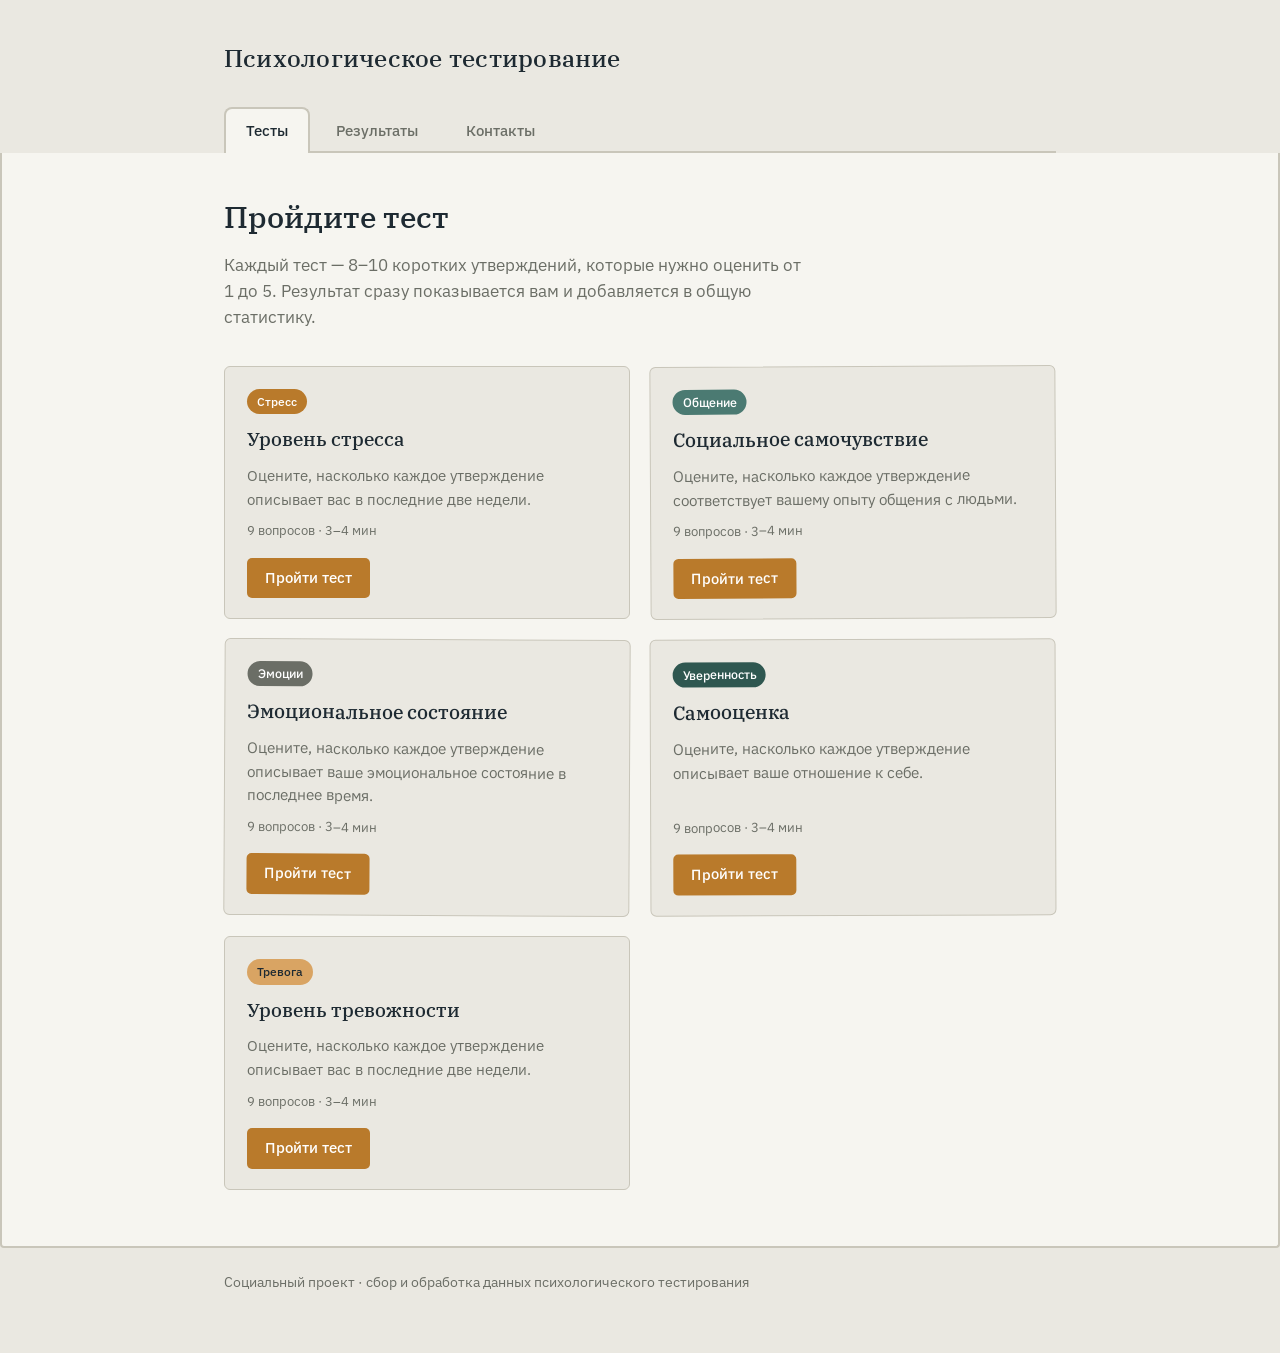
<file: index.html>
<!DOCTYPE html>
<html lang="ru">
<head>
<meta charset="UTF-8">
<meta name="viewport" content="width=device-width, initial-scale=1.0">
<title>Тесты — Психологическое тестирование</title>
<link rel="preconnect" href="https://fonts.googleapis.com">
<link href="https://fonts.googleapis.com/css2?family=IBM+Plex+Serif:wght@500;600&family=IBM+Plex+Sans:wght@400;500&display=swap" rel="stylesheet">
<link rel="stylesheet" href="css/style.css">
</head>
<body>

<header class="site-header">
  <div class="wrap">
    <div class="site-title"><a href="index.html">Психологическое тестирование</a></div>
    <nav class="tabs">
      <a href="index.html" class="active">Тесты</a>
      <a href="results.html">Результаты</a>
      <a href="contacts.html">Контакты</a>
    </nav>
  </div>
</header>

<main>
  <div class="wrap">
    <h1>Пройдите тест</h1>
    <p class="lede">Каждый тест — 8–10 коротких утверждений, которые нужно оценить от 1 до 5. Результат сразу показывается вам и добавляется в общую статистику.</p>

    <div class="test-grid" id="test-list">
      <!-- Карточки тестов подставляются через js/main.js -->
    </div>
  </div>
</main>

<footer>Социальный проект · сбор и обработка данных психологического тестирования</footer>

<script src="js/main.js"></script>
</body>
</html>
</file>
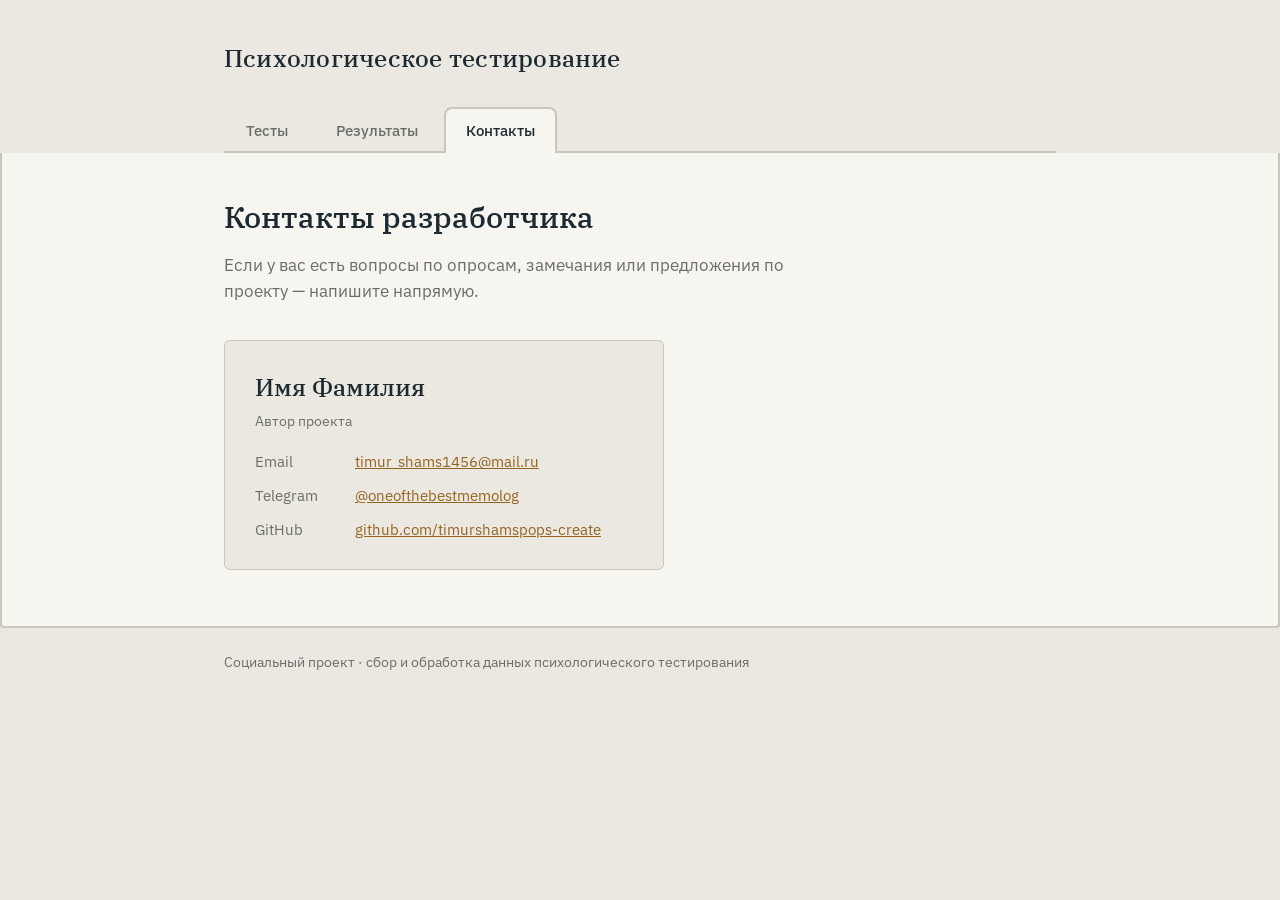
<file: contacts.html>
<!DOCTYPE html>
<html lang="ru">
<head>
<meta charset="UTF-8">
<meta name="viewport" content="width=device-width, initial-scale=1.0">
<title>Контакты — Психологическое тестирование</title>
<link rel="preconnect" href="https://fonts.googleapis.com">
<link href="https://fonts.googleapis.com/css2?family=IBM+Plex+Serif:wght@500;600&family=IBM+Plex+Sans:wght@400;500&display=swap" rel="stylesheet">
<link rel="stylesheet" href="css/style.css">
</head>
<body>

<header class="site-header">
  <div class="wrap">
    <div class="site-title"><a href="index.html">Психологическое тестирование</a></div>
    <nav class="tabs">
      <a href="index.html">Тесты</a>
      <a href="results.html">Результаты</a>
      <a href="contacts.html" class="active">Контакты</a>
    </nav>
  </div>
</header>

<main>
  <div class="wrap">
    <h1>Контакты разработчика</h1>
    <p class="lede">Если у вас есть вопросы по опросам, замечания или предложения по проекту — напишите напрямую.</p>

    <div class="contact-card">
      <h2>Имя Фамилия</h2>
      <div class="role">Автор проекта</div>
      <ul class="contact-list">
        <li><span class="k">Email</span><a href="mailto:timur_shams1456@mail.ru">timur_shams1456@mail.ru</a></li>
        <li><span class="k">Telegram</span><a href="https://t.me/oneofthebestmemolog" target="_blank" rel="noopener">@oneofthebestmemolog</a></li>
        <li><span class="k">GitHub</span><a href="https://github.com/timurshamspops-create" target="_blank" rel="noopener">github.com/timurshamspops-create</a></li>
      </ul>
    </div>
  </div>
</main>

<footer>Социальный проект · сбор и обработка данных психологического тестирования</footer>

</body>
</html>
</file>
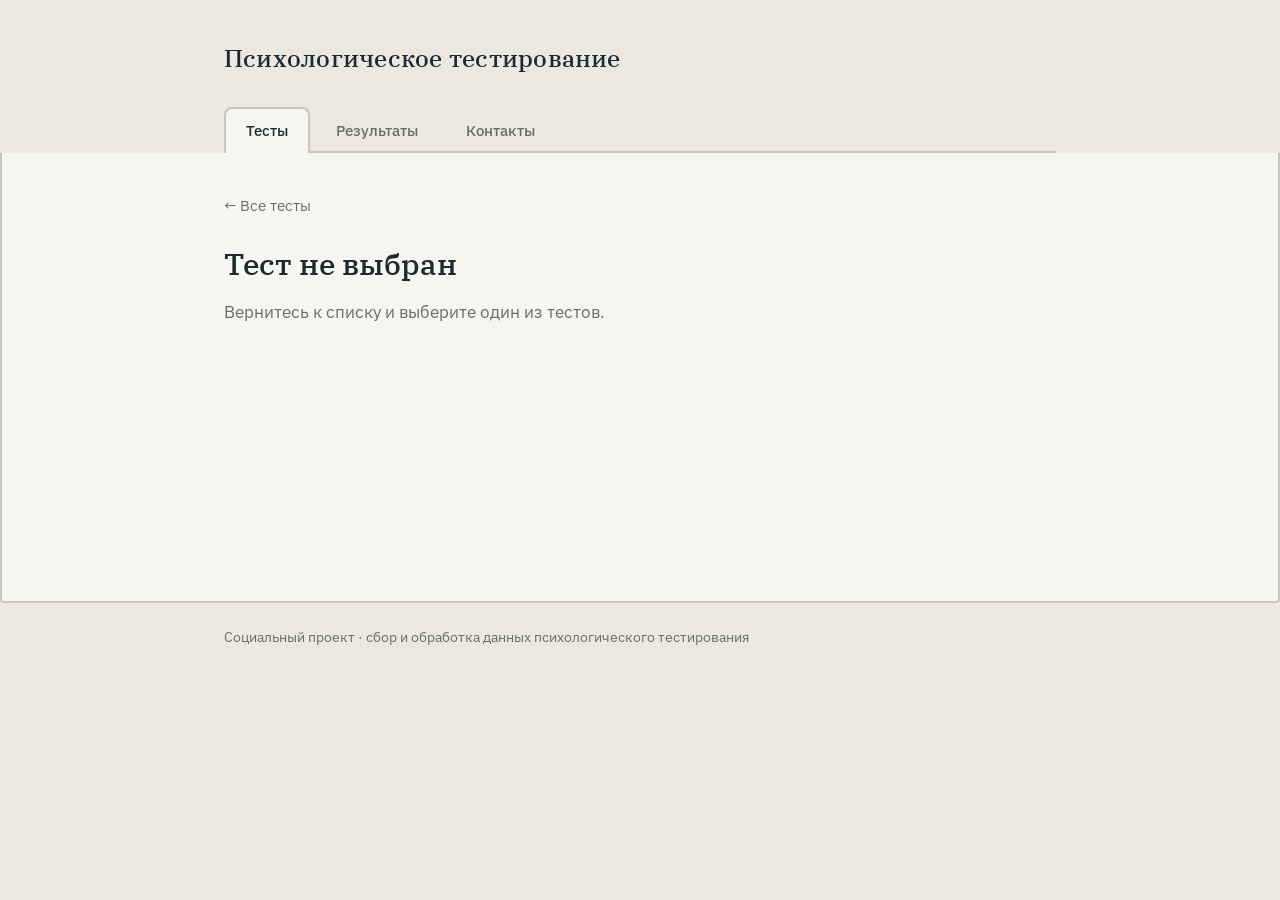
<file: test.html>
<!DOCTYPE html>
<html lang="ru">
<head>
<meta charset="UTF-8">
<meta name="viewport" content="width=device-width, initial-scale=1.0">
<title>Тест — Психологическое тестирование</title>
<link rel="preconnect" href="https://fonts.googleapis.com">
<link href="https://fonts.googleapis.com/css2?family=IBM+Plex+Serif:wght@500;600&family=IBM+Plex+Sans:wght@400;500&display=swap" rel="stylesheet">
<link rel="stylesheet" href="css/style.css">
</head>
<body>

<header class="site-header">
  <div class="wrap">
    <div class="site-title"><a href="index.html">Психологическое тестирование</a></div>
    <nav class="tabs">
      <a href="index.html" class="active">Тесты</a>
      <a href="results.html">Результаты</a>
      <a href="contacts.html">Контакты</a>
    </nav>
  </div>
</header>

<main>
  <div class="wrap">
    <a href="index.html" class="back-link">← Все тесты</a>
    <h1 id="test-title">Загрузка…</h1>
    <p class="lede" id="test-description"></p>

    <div id="test-form" style="display:none;">
      <div class="scale-legend">1 — никогда · 2 — редко · 3 — иногда · 4 — часто · 5 — всегда</div>
      <div id="questions"></div>
      <div class="test-footer">
        <span class="progress" id="progress"></span>
        <button type="button" class="btn" id="submit-btn" disabled>Показать результат</button>
      </div>
    </div>

    <div id="test-result" class="result-card" style="display:none;"></div>
  </div>
</main>

<footer>Социальный проект · сбор и обработка данных психологического тестирования</footer>

<script src="js/config.js"></script>
<script src="js/main.js"></script>
<script src="js/local-stats.js"></script>
<script src="js/test.js"></script>
</body>
</html>
</file>
<file: css/style.css>
/* ============================================================
   Design tokens
   ============================================================ */
:root {
  --ink: #1e2a32;
  --paper: #eae8e1;
  --card: #f6f5f0;
  --line: #c9c6ba;
  --ochre: #b97a2b;
  --ochre-dark: #96631f;
  --ochre-light: #d9a463;
  --teal: #4b7a72;
  --teal-dark: #2f5750;
  --muted: #6b6e66;

  --font-display: "IBM Plex Serif", Georgia, serif;
  --font-body: "IBM Plex Sans", "Segoe UI", sans-serif;

  --content-width: 880px;
}

* { box-sizing: border-box; }

html {
  -webkit-text-size-adjust: 100%;
}

body {
  margin: 0;
  background: var(--paper);
  color: var(--ink);
  font-family: var(--font-body);
  font-size: 16px;
  line-height: 1.55;
}

a { color: var(--ochre-dark); }
a:hover { color: var(--ink); }

img, svg { max-width: 100%; }

.wrap {
  max-width: var(--content-width);
  margin: 0 auto;
  padding: 0 24px;
}

/* ============================================================
   Site header + folder-tab navigation
   ============================================================ */
.site-header {
  padding: 40px 0 0;
}

.site-title {
  font-family: var(--font-display);
  font-size: 1.5rem;
  font-weight: 500;
  margin: 0 0 28px;
  letter-spacing: 0.01em;
}

.site-title a { color: var(--ink); text-decoration: none; }

nav.tabs {
  display: flex;
  gap: 4px;
  border-bottom: 2px solid var(--line);
}

nav.tabs a {
  display: inline-block;
  padding: 10px 20px;
  font-family: var(--font-body);
  font-size: 0.95rem;
  font-weight: 500;
  text-decoration: none;
  color: var(--muted);
  background: transparent;
  border: 2px solid transparent;
  border-bottom: none;
  border-radius: 8px 8px 0 0;
  position: relative;
  top: 2px;
}

nav.tabs a:hover {
  color: var(--ink);
}

nav.tabs a.active {
  color: var(--ink);
  background: var(--card);
  border-color: var(--line);
  border-bottom-color: var(--card);
}

/* ============================================================
   Main content area (visually continues the active tab)
   ============================================================ */
main {
  background: var(--card);
  border: 2px solid var(--line);
  border-top: none;
  border-radius: 0 0 4px 4px;
  padding: 40px 0 56px;
  min-height: 50vh;
}

main .wrap > h1 {
  font-family: var(--font-display);
  font-size: 1.9rem;
  font-weight: 500;
  max-width: 34ch;
  margin: 0 0 12px;
}

main .wrap > p.lede {
  color: var(--muted);
  max-width: 58ch;
  margin: 0 0 36px;
  font-size: 1.05rem;
}

/* ============================================================
   Test index cards
   ============================================================ */
.test-grid {
  display: grid;
  grid-template-columns: repeat(2, 1fr);
  gap: 20px;
}

@media (max-width: 640px) {
  .test-grid { grid-template-columns: 1fr; }
}

.test-card {
  background: var(--paper);
  border: 1px solid var(--line);
  border-radius: 6px;
  padding: 22px 22px 20px;
  display: flex;
  flex-direction: column;
  gap: 10px;
}

.test-card:nth-child(5n+2) { transform: rotate(-0.3deg); }
.test-card:nth-child(5n+3) { transform: rotate(0.3deg); }
.test-card:nth-child(5n+4) { transform: rotate(-0.2deg); }

.test-card .tag {
  align-self: flex-start;
  font-size: 0.78rem;
  font-weight: 500;
  padding: 3px 10px;
  border-radius: 20px;
  color: #fff;
  background: var(--ochre);
}

.test-card:nth-child(5n+2) .tag { background: var(--teal); }
.test-card:nth-child(5n+3) .tag { background: var(--muted); }
.test-card:nth-child(5n+4) .tag { background: var(--teal-dark); }
.test-card:nth-child(5n+5) .tag { background: var(--ochre-light); color: var(--ink); }

.test-card h2 {
  font-family: var(--font-display);
  font-size: 1.2rem;
  font-weight: 500;
  margin: 0;
}

.test-card p {
  color: var(--muted);
  font-size: 0.95rem;
  margin: 0;
  flex-grow: 1;
}

.test-card .meta {
  font-size: 0.82rem;
  color: var(--muted);
}

.btn {
  display: inline-block;
  align-self: flex-start;
  margin-top: 6px;
  padding: 9px 18px;
  background: var(--ochre);
  color: #fff;
  text-decoration: none;
  border: none;
  border-radius: 5px;
  font-size: 0.92rem;
  font-weight: 500;
  cursor: pointer;
  font-family: var(--font-body);
}

.btn:hover { background: var(--ochre-dark); color: #fff; }

.btn.secondary {
  background: transparent;
  color: var(--ink);
  border: 1px solid var(--line);
}

.btn.secondary:hover { border-color: var(--ink); background: transparent; color: var(--ink); }

/* ============================================================
   Test-taking page
   ============================================================ */
.back-link {
  display: inline-block;
  margin-bottom: 22px;
  font-size: 0.92rem;
  color: var(--muted);
  text-decoration: none;
}
.back-link:hover { color: var(--ink); }

.scale-legend {
  font-size: 0.82rem;
  color: var(--muted);
  border-bottom: 1px solid var(--line);
  padding-bottom: 16px;
  margin-bottom: 8px;
}

.question-block {
  padding: 18px 0;
  border-bottom: 1px solid var(--line);
}

.question-text {
  margin: 0 0 12px;
  font-size: 1rem;
}

.scale-row {
  display: flex;
  gap: 8px;
}

.scale-btn {
  width: 42px;
  height: 42px;
  border-radius: 50%;
  border: 1px solid var(--line);
  background: var(--paper);
  color: var(--ink);
  font-family: var(--font-body);
  font-size: 0.95rem;
  cursor: pointer;
}

.scale-btn:hover { border-color: var(--ochre); }

.scale-btn.selected {
  background: var(--ochre);
  border-color: var(--ochre);
  color: #fff;
}

.test-footer {
  display: flex;
  align-items: center;
  justify-content: space-between;
  gap: 16px;
  margin-top: 24px;
}

.progress {
  color: var(--muted);
  font-size: 0.9rem;
}

.btn:disabled {
  background: var(--line);
  color: var(--muted);
  cursor: not-allowed;
}

.result-card {
  margin-top: 8px;
  padding: 28px 30px;
  border: 1px solid var(--line);
  border-radius: 6px;
  background: var(--paper);
  max-width: 440px;
}

.result-score {
  font-family: var(--font-display);
  font-size: 2.6rem;
  color: var(--ochre-dark);
  line-height: 1;
}

.result-level {
  color: var(--muted);
  font-size: 0.95rem;
  margin: 8px 0 16px;
}

.result-card .btn { margin: 4px 8px 0 0; }

/* ============================================================
   Results page
   ============================================================ */
.stat-row {
  display: grid;
  grid-template-columns: repeat(3, 1fr);
  gap: 18px;
  margin-bottom: 32px;
}

@media (max-width: 640px) {
  .stat-row { grid-template-columns: 1fr; }
}

.stat-card {
  border: 1px solid var(--line);
  border-radius: 6px;
  padding: 18px 20px;
  background: var(--paper);
}

.stat-card .num {
  font-family: var(--font-display);
  font-size: 2.1rem;
  color: var(--ochre-dark);
  line-height: 1;
}

.stat-card .label {
  color: var(--muted);
  font-size: 0.9rem;
  margin-top: 6px;
}

.chart-wrap {
  border: 1px solid var(--line);
  border-radius: 6px;
  padding: 24px;
  background: var(--paper);
}

.notice {
  border-left: 3px solid var(--ochre);
  padding: 10px 16px;
  background: var(--paper);
  color: var(--muted);
  font-size: 0.9rem;
  margin-bottom: 24px;
  border-radius: 0 4px 4px 0;
}

/* ============================================================
   Contacts page
   ============================================================ */
.contact-card {
  border: 1px solid var(--line);
  border-radius: 6px;
  padding: 28px 30px;
  background: var(--paper);
  max-width: 440px;
}

.contact-card h2 {
  font-family: var(--font-display);
  font-weight: 500;
  margin: 0 0 4px;
}

.contact-card .role {
  color: var(--muted);
  font-size: 0.9rem;
  margin-bottom: 18px;
}

.contact-list {
  list-style: none;
  padding: 0;
  margin: 0;
  display: flex;
  flex-direction: column;
  gap: 10px;
}

.contact-list li {
  display: flex;
  gap: 10px;
  font-size: 0.95rem;
}

.contact-list .k { color: var(--muted); min-width: 90px; }

/* ============================================================
   Footer
   ============================================================ */
footer {
  max-width: var(--content-width);
  margin: 24px auto 60px;
  padding: 0 24px;
  color: var(--muted);
  font-size: 0.85rem;
}

/* ============================================================
   Accessibility
   ============================================================ */
a:focus-visible,
button:focus-visible,
.btn:focus-visible {
  outline: 2px solid var(--ochre-dark);
  outline-offset: 2px;
}

@media (prefers-reduced-motion: reduce) {
  * { transition: none !important; animation: none !important; }
}
</file>
